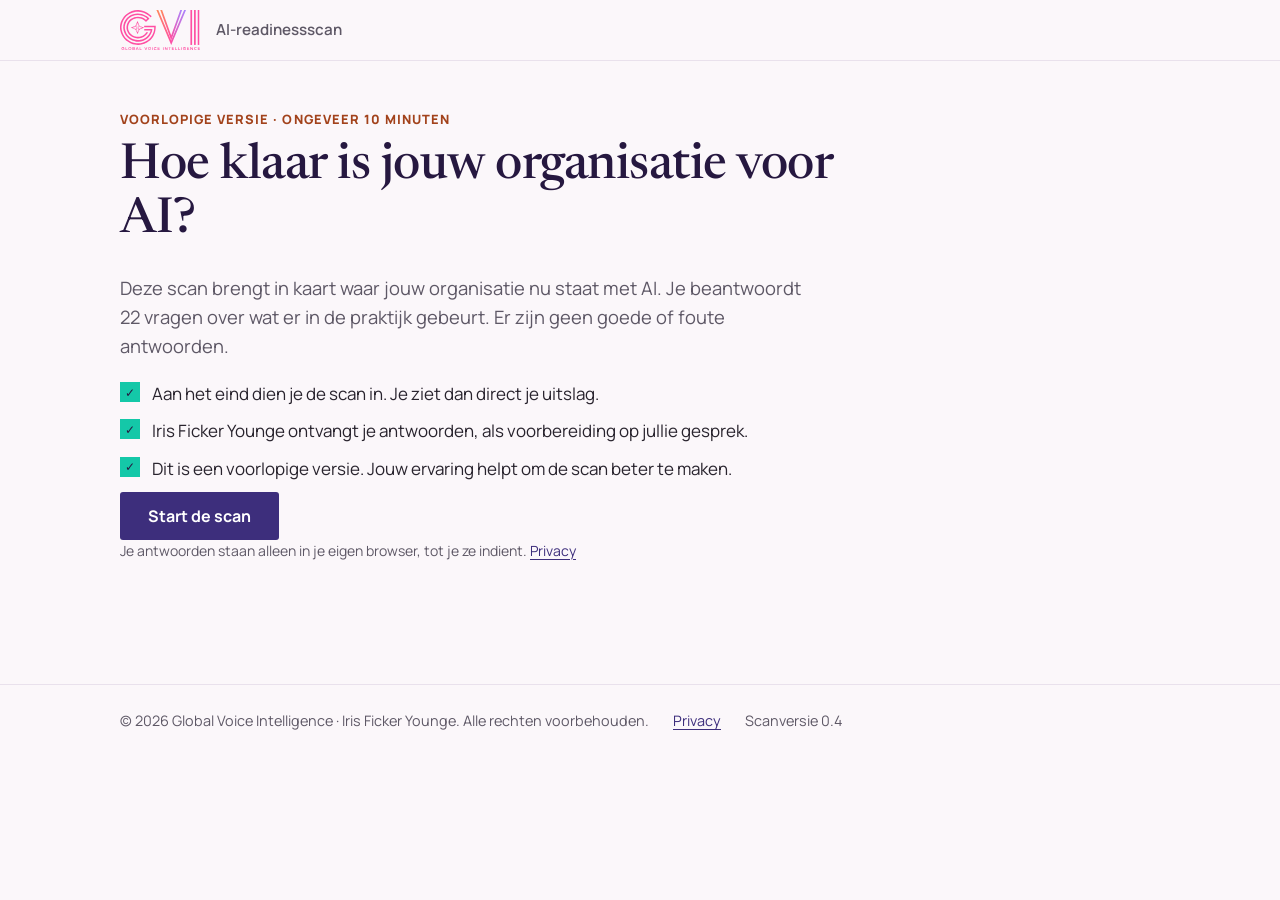
<file: index.html>
<!doctype html>
<html lang="nl">
<head>
  <meta charset="utf-8">
  <meta name="viewport" content="width=device-width, initial-scale=1">
  <title>AI-readinessscan · Global Voice Intelligence</title>
  <meta name="description" content="Gratis oriëntatie op AI-readiness voor mkb, zzp, ngo's en lokale overheid: 22 vragen, zes pijlers, 22 dimensies. Gebouwd op onderzoek, niet op onderbuik.">
  <meta name="robots" content="noindex"><!-- lokaal/testfase: pas bij livegang weghalen -->
  <link rel="icon" href="assets/brand/gvi-mark-g-star-palette.svg" type="image/svg+xml">
  <link rel="preload" href="assets/fonts/Manrope-Variable.woff2" as="font" type="font/woff2" crossorigin>
  <link rel="stylesheet" href="css/scan.css">
  <script type="module" src="js/app.js"></script>
</head>
<body>
  <a class="skip" href="#main">Naar de inhoud</a>
  <header class="site-head">
    <div class="site-head__inner">
      <a href="#/" class="brand" aria-label="Naar het begin van de scan"><img src="assets/brand/gvi-logo-palette.svg" alt="GVI · Global Voice Intelligence" width="96" height="48"></a>
      <span class="site-head__title">AI-readinessscan</span>
    </div>
    <div id="progress" class="progress" hidden></div>
  </header>
  <main id="main" class="wrap" tabindex="-1">
    <p class="muted">De scan laadt…</p>
    <noscript><p class="card">Deze scan heeft JavaScript nodig. Je antwoorden blijven in je eigen browser.</p></noscript>
  </main>
  <footer class="site-foot">
    <div class="wrap site-foot__inner">
      <span>© 2026 Global Voice Intelligence · Iris Ficker Younge. Alle rechten voorbehouden.</span>
      <a href="privacy.html">Privacy</a>
      <span class="muted">Scanversie 0.4</span>
    </div>
  </footer>
</body>
</html>
</file>
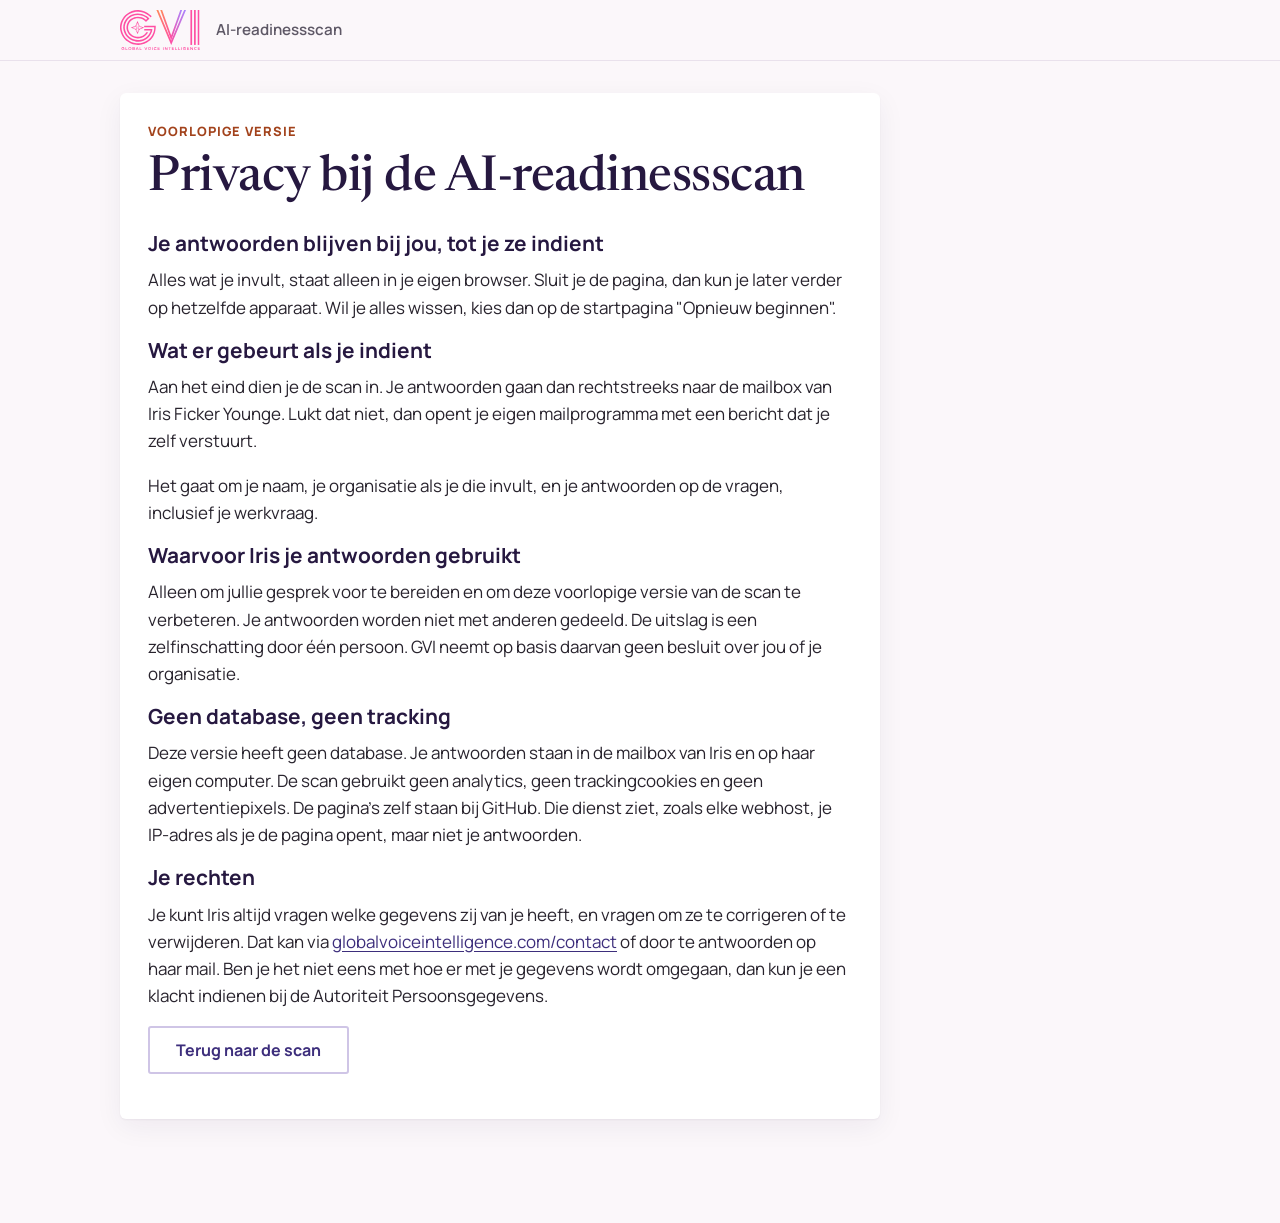
<file: privacy.html>
<!doctype html>
<html lang="nl">
<head>
  <meta charset="utf-8">
  <meta name="viewport" content="width=device-width, initial-scale=1">
  <title>Privacy · AI-readinessscan (voorlopige versie)</title>
  <meta name="robots" content="noindex">
  <link rel="icon" href="assets/brand/gvi-mark-g-star-palette.svg" type="image/svg+xml">
  <link rel="stylesheet" href="css/scan.css">
</head>
<body>
  <header class="site-head"><div class="site-head__inner">
    <a href="index.html" class="brand" aria-label="Terug naar de scan"><img src="assets/brand/gvi-logo-palette.svg" alt="GVI · Global Voice Intelligence" width="96" height="48"></a>
    <span class="site-head__title">AI-readinessscan</span></div></header>
  <main id="main" class="wrap">
    <article class="card prose" style="max-width:760px">
      <p class="eyebrow">Voorlopige versie</p>
      <h1>Privacy bij de AI-readinessscan</h1>

      <h2>Je antwoorden blijven bij jou, tot je ze indient</h2>
      <p>Alles wat je invult, staat alleen in je eigen browser. Sluit je de pagina, dan kun je later verder op hetzelfde apparaat. Wil je alles wissen, kies dan op de startpagina "Opnieuw beginnen".</p>

      <h2>Wat er gebeurt als je indient</h2>
      <p>Aan het eind dien je de scan in. Je antwoorden gaan dan rechtstreeks naar de mailbox van Iris Ficker Younge. Lukt dat niet, dan opent je eigen mailprogramma met een bericht dat je zelf verstuurt.</p>
      <p>Het gaat om je naam, je organisatie als je die invult, en je antwoorden op de vragen, inclusief je werkvraag.</p>

      <h2>Waarvoor Iris je antwoorden gebruikt</h2>
      <p>Alleen om jullie gesprek voor te bereiden en om deze voorlopige versie van de scan te verbeteren. Je antwoorden worden niet met anderen gedeeld. De uitslag is een zelfinschatting door één persoon. GVI neemt op basis daarvan geen besluit over jou of je organisatie.</p>

      <h2>Geen database, geen tracking</h2>
      <p>Deze versie heeft geen database. Je antwoorden staan in de mailbox van Iris en op haar eigen computer. De scan gebruikt geen analytics, geen trackingcookies en geen advertentiepixels. De pagina's zelf staan bij GitHub. Die dienst ziet, zoals elke webhost, je IP-adres als je de pagina opent, maar niet je antwoorden.</p>

      <h2>Je rechten</h2>
      <p>Je kunt Iris altijd vragen welke gegevens zij van je heeft, en vragen om ze te corrigeren of te verwijderen. Dat kan via <a href="https://globalvoiceintelligence.com/contact/">globalvoiceintelligence.com/contact</a> of door te antwoorden op haar mail. Ben je het niet eens met hoe er met je gegevens wordt omgegaan, dan kun je een klacht indienen bij de Autoriteit Persoonsgegevens.</p>

      <p><a class="btn btn--ghost" href="index.html">Terug naar de scan</a></p>
    </article>
  </main>
</body>
</html>
</file>
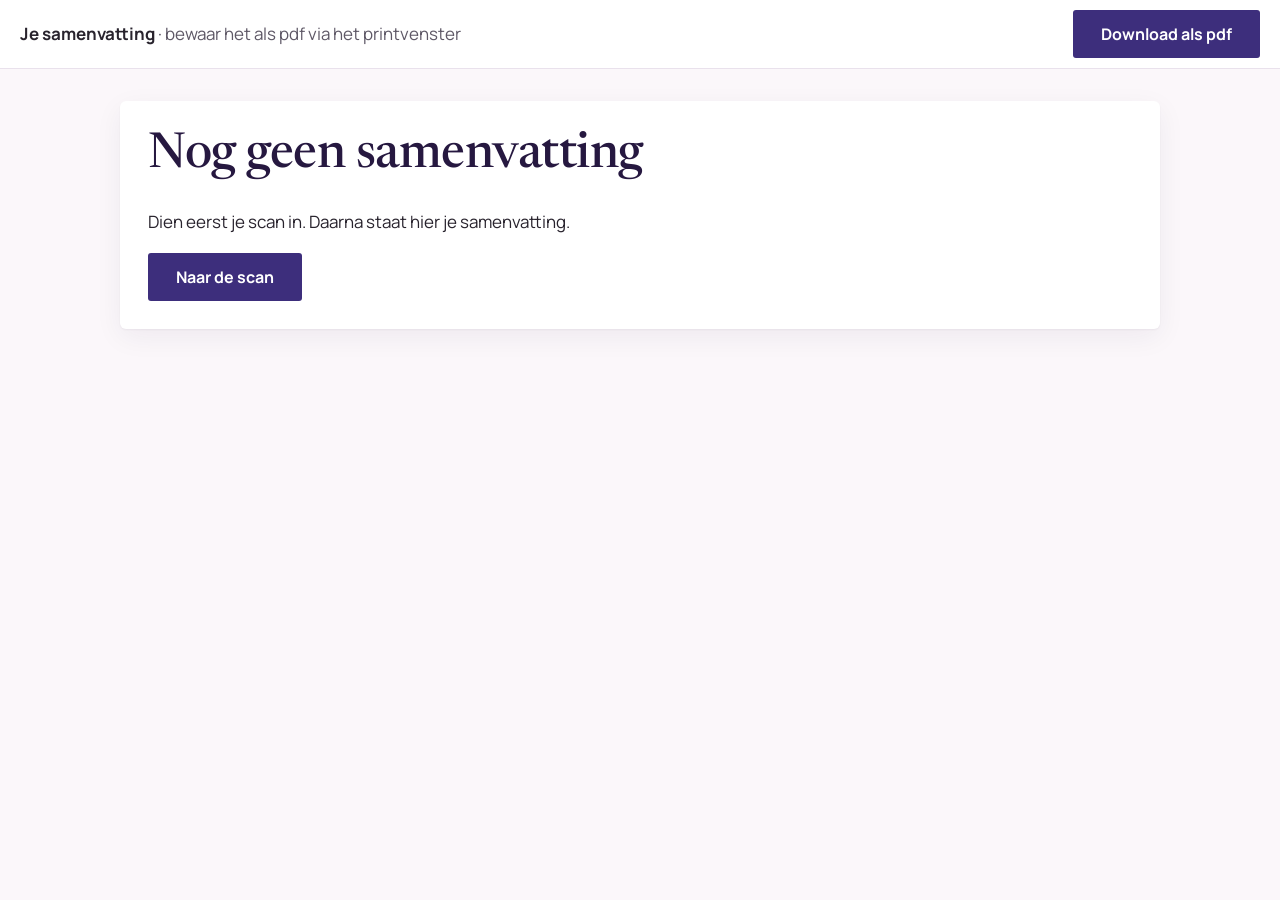
<file: rapport.html>
<!doctype html>
<html lang="nl">
<head>
  <meta charset="utf-8">
  <meta name="viewport" content="width=device-width, initial-scale=1">
  <title>GVI-AI-readinessrapport</title>
  <meta name="robots" content="noindex">
  <link rel="icon" href="assets/brand/gvi-mark-g-star-palette.svg" type="image/svg+xml">
  <link rel="stylesheet" href="css/scan.css">
  <link rel="stylesheet" href="css/report.css">
</head>
<body class="report-body">
  <div class="rtoolbar">
    <span><strong id="rtitle">Je volledige rapport</strong> <span class="muted">· bewaar het als pdf via het printvenster</span></span>
    <button class="btn btn--primary" type="button" id="print">Download als pdf</button>
  </div>
  <main id="report" class="wrap"><p class="muted">Het rapport wordt opgebouwd…</p></main>
  <script type="module">
    import { buildConfig } from './js/config.js';
    import { computeResult } from './js/engine.js';
    import { load } from './js/state.js';
    import { renderReport } from './js/report.js';
    import { PILOT, decodeState } from './js/pilot.js';
    import { PILOT_COPY } from './js/copy.js';

    const el = document.getElementById('report');
    const params = new URLSearchParams(location.search);
    const test = params.has('test');
    const local = ['localhost', '127.0.0.1', '[::1]'].includes(location.hostname);
    // ?demo (alleen lokaal): voorbeeldrapport met een fictief profiel
    // Pilot: de deelnemer krijgt de samenvatting (?kort). In de pilot-build bestaat alleen die.
    const summary = PILOT.enabled || params.has('kort');
    // Antwoordcode achter #d= : alleen in de lokale werkversie, zodat Iris het volledige rapport van een deelnemer kan openen.
    const fromCode = !PILOT.enabled && location.hash.startsWith('#d=') ? decodeState(decodeURIComponent(location.hash.slice(3))) : null;
    const state = fromCode || (params.has('demo') && local ? await fetch('data/demo-state.json').then((r) => r.json()) : load());
    if (summary) document.getElementById('rtitle').textContent = PILOT_COPY.report.toolbar;
    const [model, bronnen] = await Promise.all([
      fetch('data/scan-model.v0.4.json').then((r) => r.json()),
      fetch('data/bronnen.json').then((r) => r.json()).catch(() => null),
    ]);
    if (location.hash.startsWith('#d=') && !fromCode) {
      el.innerHTML = '<div class="card"><h1>Antwoordcode niet leesbaar</h1><p>De code is onvolledig of beschadigd. Plak de hele mail opnieuw.</p><a class="btn btn--primary" href="inlezen.html">Opnieuw inlezen</a></div>';
    } else if (!state.request?.verified && !test && !(params.has('demo') && local)) {
      el.innerHTML = summary
        ? `<div class="card"><h1>Nog geen samenvatting</h1><p>${PILOT_COPY.report.none}</p><a class="btn btn--primary" href="index.html#/indienen">${PILOT_COPY.report.toScan}</a></div>`
        : '<div class="card"><h1>Nog geen rapport</h1><p>Vraag eerst het volledige rapport aan en bevestig je code.</p><a class="btn btn--primary" href="index.html#/rapport">Naar de aanvraag</a></div>';
    } else {
      const cfg = buildConfig(model);
      const result = computeResult(model, cfg, state);
      el.innerHTML = renderReport(model, result, state, bronnen, { summary });
      const who = (state.request?.org || state.request?.name || '').replace(/[^\p{L}\p{N}]+/gu, '-');
      document.title = `GVI-AI-readiness${summary ? 'scan-samenvatting' : 'rapport'}${who ? '-' + who : ''}`;
      if (new URLSearchParams(location.search).has('print')) setTimeout(() => print(), 400);
    }
    document.getElementById('print').addEventListener('click', () => print());
  </script>
</body>
</html>
</file>
<file: css/scan.css>
/* GVI AI-readinessscan · irispaars als basis, koraal (warm) en signaalmint (koel) als accent, hoekige vormen. */
@font-face { font-family: "Manrope"; src: url("../assets/fonts/Manrope-Variable.woff2") format("woff2"); font-weight: 200 800; font-display: swap; }
@font-face { font-family: "Newsreader"; src: url("../assets/fonts/Newsreader-Variable.woff2") format("woff2"); font-weight: 200 800; font-display: swap; }

:root {
  --paper: #fbf7fa;
  --surface: #ffffff;
  --ink: #28232d;
  --ink-soft: #5e5866;
  --line: #e9e1ec;
  --primary: #3d2e7c;        /* irispaars: hoofdkleur */
  --primary-deep: #261840;
  --primary-tint: #efebfa;
  --accent: #ff8a5b;         /* koraal/amber: warm accent */
  --accent-ink: #a2421b;
  --accent-tint: #fff1ea;
  --signal: #14c8a8;         /* signaalmint: koel accent [CONCEPT] */
  --signal-ink: #08705f;     /* voor tekst (AA op wit) */
  --signal-tint: #e3f8f3;
  /* stoplicht: echte rood-oranje-groen. Fill = vlak, ink = tekst (AA) */
  --green: #1f7a3c;  --green-fill: #2fa84f; --green-tint: #e4f4e8;
  --orange: #9a4d00; --orange-fill: #f39c12; --orange-tint: #fdf1de;
  --red: #b3261e;    --red-fill: #e03b2e;   --red-tint: #fbe7e5;
  --grey: #6f6878;   --grey-fill: #b7b0bf;  --grey-tint: #f0eef2;
  /* pijlerkleuren [CONCEPT] */
  --p1: #5b3fd1; --p2: #e0338a; --p3: #f07b3f; --p4: #0fa38f; --p5: #2563eb; --p6: #261840;
  --radius: 6px;
  --radius-s: 4px;
  --shadow: 0 1px 2px rgba(38, 24, 64, .05), 0 8px 28px rgba(38, 24, 64, .06);
  --font: "Manrope", system-ui, -apple-system, "Segoe UI", sans-serif;
  --font-head: "Newsreader", Georgia, serif;
  color-scheme: light;
}

* { box-sizing: border-box; }
html { -webkit-text-size-adjust: 100%; }
body { margin: 0; background: var(--paper); color: var(--ink); font: 400 1.0625rem/1.6 var(--font); }
img { max-width: 100%; height: auto; }
a { color: var(--primary); text-underline-offset: .18em; }
h1, h2, h3 { line-height: 1.2; margin: 0 0 .5em; color: var(--primary-deep); }
h1 { font: 500 clamp(2rem, 1.4rem + 2.6vw, 3.1rem)/1.1 var(--font-head); letter-spacing: -.01em; }
h2 { font-size: 1.3rem; font-weight: 700; }
h3 { font-size: 1.05rem; font-weight: 700; }
p { margin: 0 0 1em; }
:focus-visible { outline: 3px solid var(--primary); outline-offset: 3px; border-radius: 6px; }
h1:focus { outline: none; }

.wrap { max-width: 1080px; margin: 0 auto; padding: 0 20px; }
main.wrap { padding-top: 32px; padding-bottom: 80px; min-height: 60vh; }
.muted { color: var(--ink-soft); }
.small { font-size: .875rem; }
.sr-only { position: absolute; width: 1px; height: 1px; overflow: hidden; clip: rect(0 0 0 0); white-space: nowrap; }
.skip { position: absolute; left: -999px; top: 8px; background: var(--primary); color: #fff; padding: 8px 14px; border-radius: 3px; z-index: 10; }
.skip:focus { left: 12px; }

/* ---------- kop en voet ---------- */
.site-head { position: sticky; top: 0; z-index: 5; background: rgba(251, 247, 250, .92); backdrop-filter: blur(10px); border-bottom: 1px solid var(--line); }
.site-head__inner { max-width: 1080px; margin: 0 auto; padding: 10px 20px; display: flex; align-items: center; gap: 16px; }
.brand img { display: block; height: 40px; width: auto; }
.site-head__title { font-weight: 600; color: var(--ink-soft); font-size: .95rem; }
.site-foot { border-top: 1px solid var(--line); padding: 24px 0; font-size: .9rem; color: var(--ink-soft); }
.site-foot__inner { display: flex; flex-wrap: wrap; gap: 8px 24px; }

.progress { max-width: 1080px; margin: 0 auto; padding: 0 20px 12px; display: grid; grid-template-columns: auto 1fr auto; gap: 8px 16px; align-items: center; }
.progress[hidden] { display: none; }
.progress__steps { display: flex; gap: 6px; }
.progress__step { width: 26px; height: 26px; border-radius: 3px; display: grid; place-items: center; font-size: .8rem; font-weight: 800; background: var(--surface); border: 1.5px solid var(--line); color: var(--ink-soft); }
.progress__step.is-done { background: var(--signal-tint); border-color: var(--signal); color: var(--signal-ink); }
.progress__step.is-current { background: var(--signal); border-color: var(--signal); color: var(--primary-deep); }
.progress__bar { height: 10px; background: var(--line); border-radius: 2px; overflow: hidden; }
.progress__bar span { display: block; height: 100%; width: var(--w); background: linear-gradient(90deg, var(--signal), #3ee0c0); border-radius: inherit; transition: width .4s ease; }
.progress__text { font-size: .85rem; color: var(--ink-soft); white-space: nowrap; }

/* ---------- knoppen ---------- */
.btn { display: inline-flex; align-items: center; justify-content: center; gap: 8px; min-height: 48px; padding: 0 26px; border-radius: 3px; font: 700 1rem var(--font); text-decoration: none; cursor: pointer; border: 2px solid transparent; transition: transform .15s ease, background .15s ease; }
.btn--primary { background: var(--primary); color: #fff; }
.btn--primary:hover { background: var(--primary-deep); }
.btn--ghost { background: transparent; color: var(--primary); border-color: #cfc5e6; }
.btn--signal { background: var(--primary-deep); color: #fff; }
.btn--signal:hover { background: var(--primary); }
.btn--ghost:hover { background: var(--primary-tint); }
.btn--light { background: #fff; color: var(--primary-deep); }
.btn--light:hover { background: var(--accent-tint); }
.btn:active { transform: translateY(1px); }
.actions { display: flex; flex-wrap: wrap; gap: 12px; margin-top: 8px; }
.actions--split { justify-content: space-between; }

/* ---------- welkom ---------- */
.hero { display: grid; grid-template-columns: 1.35fr 1fr; gap: 56px; align-items: center; padding: 16px 0 48px; }
.eyebrow { font-size: .8rem; font-weight: 800; letter-spacing: .08em; text-transform: uppercase; color: var(--accent-ink); margin-bottom: .8em; }
.lead { font-size: 1.15rem; color: var(--ink-soft); max-width: 62ch; }
.privacy-note { margin-top: 20px; font-size: .92rem; color: var(--ink-soft); }
.hero__photo { margin: 0; justify-self: center; }
.hero__frame { position: relative; padding: 0 18px 18px 0; z-index: 0; }
.hero__frame::before { content: ""; position: absolute; right: 0; bottom: 0; width: 82%; height: 82%; background: var(--signal); z-index: -1; }
.hero__frame img { position: relative; display: block; width: 340px; aspect-ratio: 4 / 5; object-fit: cover; object-position: 50% 20%; background: var(--primary-tint); }
.hero__photo figcaption { font-size: .82rem; color: var(--ink-soft); margin-top: 8px; }
.hero--solo { grid-template-columns: 1fr; max-width: 760px; padding-bottom: 28px; }
.why { max-width: 760px; margin: 0 0 48px; padding-left: 20px; border-left: 4px solid var(--signal); }
.why h2 { margin: 0 0 10px; }
.why p { font-size: 1.05rem; line-height: 1.6; margin: 0 0 12px; }
.iris { display: grid; grid-template-columns: auto 1fr; gap: 40px; align-items: center; margin: 0 0 56px; }
.iris__note { font-size: 1.1rem; line-height: 1.55; max-width: 520px; margin: 0; }
.iris .hero__frame img { width: 260px; }

.section { margin: 0 0 56px; }
.eyebrow--pillar { display: flex; align-items: center; gap: 10px; color: var(--ink-soft); }
.ptile__icon--s { width: 32px; height: 32px; }
.screen-head[class*="pc"] h1 { border-left: 6px solid var(--pc); padding-left: 16px; }
.section > h2, .section__head h2 { font: 500 clamp(1.6rem, 1.2rem + 1.4vw, 2.2rem)/1.15 var(--font-head); margin-bottom: .4em; }
.section__head { max-width: 760px; margin-bottom: 22px; }

.claims { background: var(--primary-deep); color: #fff; padding: 40px; margin-bottom: 56px; position: relative; overflow: hidden; }
.claims::after { content: ""; position: absolute; right: -40px; top: -40px; width: 160px; height: 160px; background: var(--signal); transform: rotate(45deg); }
.claims__headline { font: 500 clamp(1.7rem, 1.2rem + 1.8vw, 2.5rem)/1.12 var(--font-head); color: #fff; margin-bottom: .8em; max-width: 22ch; position: relative; z-index: 1; }
.claims__headline sup { color: var(--signal); }
.claims__grid { display: grid; grid-template-columns: 1fr 1fr; gap: 24px; position: relative; z-index: 1; }
.claims__item { border-left: 4px solid var(--signal); padding-left: 16px; font-weight: 600; margin: 0; color: #ece7f8; }
.footnote { font-size: .85rem; color: var(--ink-soft); border-top: 1px solid var(--line); padding-top: 14px; margin: 0 0 24px; max-width: 90ch; }

.isnot { display: grid; grid-template-columns: 1fr 1fr; gap: 20px; }
.ticks, .crosses { list-style: none; padding: 0; margin: 0; }
.ticks li, .crosses li { padding-left: 32px; position: relative; margin: 10px 0; }
.ticks li::before, .crosses li::before { position: absolute; left: 0; top: 2px; width: 20px; height: 20px; display: grid; place-items: center; font-size: .75rem; font-weight: 800; }
.ticks li::before { content: "✓"; background: var(--signal); color: var(--primary-deep); }
.crosses li::before { content: "–"; background: var(--grey-tint); color: var(--grey); }

.ptiles { list-style: none; padding: 0; margin: 0; display: grid; grid-template-columns: repeat(3, 1fr); gap: 16px; }
.ptile { background: var(--surface); box-shadow: var(--shadow); padding: 22px 22px 20px; border-top: 6px solid var(--pc); display: grid; gap: 10px; align-content: start; }
.ptile__num { font-size: .75rem; font-weight: 800; letter-spacing: .08em; color: var(--ink-soft); }
.ptile h3 { margin: 0; font-size: 1.1rem; }
.ptile p { margin: 0; font-size: .88rem; color: var(--ink-soft); }
.pc1 { --pc: var(--p1); } .pc2 { --pc: var(--p2); } .pc3 { --pc: var(--p3); } .pc4 { --pc: var(--p4); } .pc5 { --pc: var(--p5); } .pc6 { --pc: var(--p6); }

.get { display: grid; grid-template-columns: 1fr 1fr; gap: 20px; }
.get .card { margin: 0; }
.get h3 { font-size: 1.1rem; display: flex; align-items: center; gap: 10px; }
.get h3 span { font-size: .72rem; letter-spacing: .06em; text-transform: uppercase; background: var(--signal); color: var(--primary-deep); padding: 3px 8px; font-weight: 800; }

.steps { list-style: none; padding: 0; margin: 0; display: grid; grid-template-columns: repeat(5, 1fr); gap: 14px; counter-reset: s; }
.steps li { background: var(--surface); box-shadow: var(--shadow); padding: 20px 18px; position: relative; counter-increment: s; }
.steps li::before { content: counter(s); display: grid; place-items: center; width: 36px; height: 36px; background: var(--primary); color: #fff; font-weight: 800; margin-bottom: 12px; }
.steps li:last-child::before { background: var(--signal); color: var(--primary-deep); }
.steps h3 { font-size: 1rem; margin-bottom: .3em; }
.steps p { margin: 0; font-size: .88rem; color: var(--ink-soft); }

.compare { width: 100%; border-collapse: collapse; background: var(--surface); box-shadow: var(--shadow); font-size: .97rem; }
.compare th, .compare td { text-align: left; padding: 14px 18px; border-bottom: 1px solid var(--line); vertical-align: top; }
.compare thead th { background: var(--primary-deep); color: #fff; font-size: .85rem; letter-spacing: .04em; text-transform: uppercase; }
.compare thead th:last-child { background: var(--signal); color: var(--primary-deep); }
.compare tbody th { font-weight: 800; color: var(--primary-deep); width: 16%; }
.compare td:nth-child(2) { color: var(--ink-soft); }
.compare td:last-child { font-weight: 600; background: #f6fdfb; }

.faq details { background: var(--surface); border-bottom: 1px solid var(--line); padding: 0 20px; }
.faq details:first-child { border-top: 4px solid var(--primary); }
.faq summary { cursor: pointer; font-weight: 700; padding: 16px 28px 16px 0; list-style: none; position: relative; color: var(--primary-deep); }
.faq summary::-webkit-details-marker { display: none; }
.faq summary::after { content: "+"; position: absolute; right: 0; top: 12px; font-size: 1.4rem; color: var(--signal-ink); font-weight: 800; }
.faq details[open] summary::after { content: "–"; }
.faq details p { margin: 0 0 16px; color: var(--ink-soft); max-width: 75ch; }

.cta-band { background: var(--signal); padding: 36px 40px; display: flex; flex-wrap: wrap; gap: 16px 32px; align-items: center; justify-content: space-between; margin-bottom: 40px; }
.cta-band h2 { font: 500 1.8rem/1.15 var(--font-head); margin: 0 0 .2em; }
.cta-band p { margin: 0; color: var(--primary-deep); }
.privacy-block { border-top: 1px solid var(--line); padding-top: 18px; font-size: .9rem; color: var(--ink-soft); max-width: 90ch; }
.privacy-block h2 { font-size: 1rem; margin-bottom: .3em; }

/* ---------- kaarten en formulieren ---------- */
.card { background: var(--surface); border-radius: var(--radius); padding: 28px; box-shadow: var(--shadow); margin-bottom: 24px; }
.card--accent { background: var(--primary); color: #fff; border-left: 8px solid var(--signal); }
.card--accent h2 { color: #fff; }
.card--accent .muted { color: #d9d2f0; }
.screen-head { margin-bottom: 28px; max-width: 760px; }
.stack > * + * { margin-top: 20px; }
#ctx.stack > .field + .field { margin-top: 32px; }
.narrow { max-width: 560px; }
.field { border: 0; padding: 0; margin: 0; min-width: 0; }
.field__label { display: block; font-weight: 700; margin-bottom: 10px; color: var(--primary-deep); padding: 0; }
.field__help { color: var(--ink-soft); font-size: .93rem; margin: -2px 0 12px; }
.field.is-missing .field__label, .question.is-missing .question__text { color: var(--red); }
input[type="text"], input[type="email"], input:not([type]), input[inputmode], textarea {
  width: 100%; font: inherit; padding: 12px 16px; border: 1.5px solid #d8cfe0; border-radius: var(--radius-s); background: #fff; color: var(--ink);
}
input:focus, textarea:focus { border-color: var(--primary); outline: none; box-shadow: 0 0 0 3px var(--primary-tint); }
.code-input { font-size: 1.6rem; letter-spacing: .4em; text-align: center; max-width: 260px; }
.form-error { background: var(--red-tint); color: var(--red); padding: 12px 16px; border-radius: var(--radius-s); font-weight: 600; }
#submit .field + .field { margin-top: 4px; }
.linklike { background: none; border: 0; padding: 0; font: inherit; color: var(--primary); text-decoration: underline; cursor: pointer; }
.notice { border-left: 8px solid var(--accent); }
.notice--ok { border-left-color: var(--signal); }
.notice h2 { font-size: 1.25rem; }
.note { background: var(--accent-tint); border-radius: var(--radius-s); padding: 12px 16px; font-size: .95rem; }
.tag-proposed { display: none;  font-size: .7rem; text-transform: uppercase; letter-spacing: .06em; background: #fff3c4; color: #6b5500; padding: 2px 8px; border-radius: 3px; vertical-align: middle; }

.opts { display: grid; gap: 10px; }
.opts--row { grid-template-columns: repeat(auto-fit, minmax(150px, 1fr)); }
.opts--grid { grid-template-columns: repeat(auto-fill, minmax(230px, 1fr)); }
.opts--cards { grid-template-columns: repeat(auto-fill, minmax(300px, 1fr)); gap: 14px; }
.opt { position: relative; display: flex; gap: 12px; align-items: flex-start; background: var(--surface); border: 1.5px solid var(--line); border-radius: var(--radius-s); padding: 12px 16px; cursor: pointer; transition: border-color .15s, background .15s; }
.opt:hover { border-color: #c9bde3; }
.opt input { position: absolute; opacity: 0; width: 1px; height: 1px; }
.opt:has(input:focus-visible) { outline: 3px solid var(--primary); outline-offset: 2px; }
.opt:has(input:checked) { border-color: var(--primary); background: var(--primary-tint); }
.opt--compact::before { content: ""; flex: none; width: 18px; height: 18px; margin-top: 3px; border-radius: 50%; border: 2px solid #b9add3; background: #fff; }
.opt--compact:has(input[type="checkbox"])::before { border-radius: 5px; }
.opt--compact:has(input:checked)::before { border-color: var(--primary); background: var(--primary); box-shadow: inset 0 0 0 3px #fff; }
.opt--card { flex-direction: column; gap: 4px; padding: 18px 20px; border-radius: var(--radius); }
.opt__num { width: 30px; height: 30px; border-radius: 3px; background: var(--primary-tint); color: var(--primary); font-weight: 800; display: grid; place-items: center; font-size: .9rem; }
.opt--card:has(input:checked) .opt__num { background: var(--primary); color: #fff; }
.opt__title { font-weight: 700; font-size: 1.05rem; color: var(--primary-deep); }
.opt__desc { font-size: .87rem; color: var(--ink-soft); }
.check { display: flex; gap: 12px; align-items: flex-start; cursor: pointer; }
.check input { width: 20px; height: 20px; margin-top: 3px; accent-color: var(--primary); flex: none; }

/* ---------- vragen ---------- */
.scale-help { margin-top: 8px; font-size: .95rem; }
.scale-help--open { background: var(--signal-tint); border-left: 4px solid var(--signal); padding: 12px 16px; }
.scale-help--open h2 { font-size: 1rem; margin: 0 0 6px; }
.scale-help p { margin: 6px 0 0; }
.scale-help summary { cursor: pointer; font-weight: 700; color: var(--primary); }
.dimblock { background: var(--surface); border-radius: var(--radius); padding: 28px; box-shadow: var(--shadow); }
.dimblock__head { display: flex; flex-wrap: wrap; align-items: baseline; gap: 4px 14px; margin-bottom: 10px; }
.dimblock__head h2 { margin: 0; }
.dimblock__term { font-size: .82rem; color: var(--ink-soft); font-style: italic; }
.question { border: 0; padding: 0; margin: 22px 0 0; min-width: 0; }
.question + .question { border-top: 1px solid var(--line); padding-top: 22px; }
.question__text { font-weight: 700; font-size: 1.05rem; color: var(--ink); padding: 0; margin-bottom: 12px; line-height: 1.45; }
.question__id { display: inline-block; font-size: .78rem; font-weight: 800; color: var(--primary); background: var(--primary-tint); border-radius: 3px; padding: 1px 9px; margin-right: 4px; vertical-align: 2px; }
.gate-tag { display: inline-flex; align-items: center; gap: 4px; font-size: .75rem; font-weight: 800; color: var(--accent-ink); background: var(--accent-tint); border-radius: 3px; padding: 2px 10px; vertical-align: 2px; white-space: nowrap; }
.gate-help { font-size: .88rem; color: var(--ink-soft); margin: -4px 0 12px; }
.levels { display: grid; grid-template-columns: repeat(4, 1fr); gap: 10px; }
.opt--level { flex-direction: column; gap: 8px; min-height: 100%; }
.opt__level { width: 30px; height: 30px; border-radius: 3px; border: 2px solid #c9bde3; display: grid; place-items: center; font-weight: 800; color: var(--primary); font-size: .9rem; }
.opt--level:has(input:checked) .opt__level { background: var(--primary); border-color: var(--primary); color: #fff; }
.opt__anchor { font-size: .93rem; line-height: 1.4; }
.extras { display: grid; grid-template-columns: 1fr 1fr; gap: 10px; margin-top: 10px; }
.opt--extra { justify-content: center; align-items: center; text-align: center; padding: 12px 16px; font-size: .95rem; font-weight: 600; color: var(--ink); }
.opt--extra input { position: absolute; opacity: 0; }
.opt--extra:has(input:focus-visible) { outline: 3px solid var(--signal); outline-offset: 2px; }
.opt--extra:has(input:checked) { border-color: var(--primary); background: var(--primary-tint); }
.opt--extra:has(input:checked) { color: var(--primary-deep); }
.sources { font-size: .78rem; color: var(--ink-soft); margin: 10px 0 0; }
.sources span { font-weight: 700; }
.question--auto { opacity: .85; }
.auto-na { background: var(--grey-tint); border-radius: var(--radius-s); padding: 10px 16px; color: var(--ink-soft); font-size: .95rem; margin: 0; }

/* ---------- uitslag ---------- */
.result-top { display: grid; grid-template-columns: 1fr; gap: 0; }
.radar-wrap { max-width: 860px; margin: 0 auto; }
.result-top .thermos { grid-template-columns: repeat(auto-fit, minmax(300px, 1fr)); gap: 18px 36px; }
.dimlist summary { cursor: pointer; font-weight: 700; color: var(--primary); }
.dimlist ol { list-style: none; padding: 0; margin: 8px 0 0; font-size: .92rem; }
.dimlist li { display: flex; gap: 8px; padding: 4px 0; border-bottom: 1px dashed var(--line); }
.dimlist__id { color: var(--pc); font-weight: 800; min-width: 2.2em; }
.dimlist__v { margin-left: auto; }
.dimlist__v--green { color: var(--green); } .dimlist__v--orange { color: var(--orange); } .dimlist__v--red { color: var(--red); } .dimlist__v--grey { color: var(--grey); }
.radar { width: 100%; height: auto; display: block; overflow: visible; font-family: var(--font); }
.radar__sector { fill-opacity: .07; }
.radar__ring { fill: none; stroke: #ddd5e8; stroke-width: 1; }
.radar__ring.ring--t { stroke: #c9c0d6; stroke-dasharray: 3 5; }
.radar__axis { stroke: #e6dfec; stroke-width: 1; }
.radar__band { fill: none; stroke-width: 7; }
.radar__shape { fill: rgba(38, 24, 64, .08); stroke: var(--primary-deep); stroke-width: 2; stroke-linejoin: miter; }
.radar__dot rect { stroke: #fff; stroke-width: 1.5; }
.radar__dot--grey circle { fill: #fff; stroke: var(--grey); stroke-dasharray: 2 2; }
.radar__label { font-size: 15px; fill: var(--ink); font-weight: 600; }
.radar__val { font-weight: 800; }
.radar__label--id { font-size: 21px; }
.radar__label--grey { fill: var(--grey); font-style: italic; }
.radar__pill text { fill: #fff; font-size: 11px; font-weight: 800; }
.radar--animate .radar__shape { animation: grow 1.1s cubic-bezier(.2, .8, .2, 1) both; }
.radar--animate .radar__dot { animation: pop .5s ease both; animation-delay: calc(.5s + var(--i) * 30ms); }
@keyframes grow { from { transform: scale(.05); opacity: 0; } to { transform: scale(1); opacity: 1; } }
@keyframes pop { from { opacity: 0; } to { opacity: 1; } }

.legend { list-style: none; padding: 0; display: flex; flex-wrap: wrap; gap: 6px 18px; font-size: .85rem; margin: 10px 0; }
.legend li { display: inline-flex; align-items: center; gap: 6px; }
.legend i { width: 12px; height: 12px; background: var(--pc); display: inline-block; }

.thermos { list-style: none; padding: 0; margin: 0; display: grid; gap: 16px; }
.thermo { display: grid; grid-template-columns: 40px minmax(0, 1fr); gap: 14px; align-items: center; }
.thermo__icon { width: 40px; height: 40px; }
.thermo__head { display: flex; gap: 10px; align-items: baseline; }
.thermo__name { font-weight: 700; flex: 1; }
.thermo__score { font-weight: 800; font-size: 1.5rem; line-height: 1; }
.thermo__status { font-size: .82rem; font-weight: 700; min-width: 8.5em; text-align: right; }
.thermo__track { position: relative; height: 16px; background: var(--grey-tint); margin: 6px 0 0; }
.thermo__fill { position: absolute; inset: 0 auto 0 0; width: var(--w); background: var(--grey-fill); transform-origin: left; animation: fill 1s ease both; }
.thermo__mark { position: absolute; top: -3px; bottom: -3px; width: 2px; background: var(--ink); opacity: .35; z-index: 1; }
.thermo--green .thermo__fill { background: var(--green-fill); } .thermo--green .thermo__score, .thermo--green .thermo__status { color: var(--green); }
.thermo--orange .thermo__fill { background: var(--orange-fill); } .thermo--orange .thermo__score, .thermo--orange .thermo__status { color: var(--orange); }
.thermo--red .thermo__fill { background: var(--red-fill); } .thermo--red .thermo__score, .thermo--red .thermo__status { color: var(--red); }
.thermo--grey .thermo__fill { background: repeating-linear-gradient(45deg, var(--grey-tint) 0 6px, #ddd8e3 6px 12px); }
.thermo--grey .thermo__score, .thermo--grey .thermo__status { color: var(--grey); }
.thermo__foot { display: flex; flex-wrap: wrap; gap: 8px; align-items: center; margin-top: 6px; }
.thermo__note { font-size: .8rem; color: var(--ink-soft); }
.thermo__scale { position: relative; height: 18px; margin: 6px 0 14px 54px; font-size: .72rem; color: var(--ink-soft); }
.thermo__scale span { position: absolute; transform: translateX(-50%); }
.thermo__scale span:first-child { transform: none; }
.thermo__scale span:last-child { transform: translateX(-100%); }
@keyframes fill { from { transform: scaleX(0); } to { transform: scaleX(1); } }
.overview-card h2 { margin-bottom: 4px; }
.ptile__icon { width: 52px; height: 52px; display: grid; place-items: center; background: var(--pc); color: #fff; flex: none; }
.ptile__icon.ptile__icon--s { width: 32px; height: 32px; }
.ptile__icon.thermo__icon { width: 40px; height: 40px; }

.badge { display: inline-flex; align-items: center; gap: 5px; font-size: .8rem; font-weight: 700; padding: 2px 10px; border-radius: 3px; white-space: nowrap; }
.badge--green { background: var(--green-tint); color: var(--green); }
.badge { border-radius: 3px; }
.badge--orange { background: var(--orange-tint); color: var(--orange); }
.badge--red { background: var(--red-tint); color: var(--red); }
.badge--grey, .badge--disabled { background: var(--grey-tint); color: var(--grey); }
.flag-pill { display: inline-block; font-size: .75rem; font-weight: 800; background: var(--red); color: #fff; letter-spacing: .02em; border-radius: 3px; padding: 1px 9px; }

.firststep__main { font-size: 1.2rem; font-weight: 600; max-width: 70ch; }
.firststep__next { background: rgba(255, 255, 255, .1); border-left: 4px solid var(--signal); padding: 12px 16px; }
.firststep__advice { max-width: 70ch; font-size: 1.02rem; line-height: 1.55; }
.statlegend { list-style: none; padding: 0; margin: 14px 0 0; display: flex; flex-wrap: wrap; gap: 4px 16px; font-size: .78rem; color: var(--ink-soft); }
.statlegend li { display: inline-flex; align-items: center; gap: 6px; }
.statlegend i { width: 10px; height: 10px; display: inline-block; }
.statlegend--red i { background: var(--red-fill); } .statlegend--orange i { background: var(--orange-fill); }
.statlegend--green i { background: var(--green-fill); } .statlegend--grey i { background: var(--grey-fill); }
.flags-card { border-top: 4px solid var(--accent); }
.flags { list-style: none; padding: 0; margin: 12px 0 0; display: grid; gap: 14px; }
.flag { background: var(--accent-tint); padding: 14px 18px; border-radius: var(--radius-s); }
.flag p { margin: 4px 0; max-width: 75ch; }
.flag__head { margin-top: 0 !important; }
.flag__q { font-weight: 600; }
.flag__label { font-weight: 700; }
.gatenote { background: var(--grey-tint); padding: 12px 16px; border-radius: var(--radius-s); font-size: .92rem; margin-top: 12px; }
.gatenote p { margin: 4px 0; max-width: 80ch; }
.dim__status { font-style: italic; color: var(--ink-soft); margin-top: 6px; }

.dims { list-style: none; padding: 0; margin: 0; display: grid; gap: 16px; }
.dim { border: 1.5px solid var(--line); padding: 20px 22px; border-left-width: 8px; background: var(--surface); }
.dim--green { border-left-color: var(--green-fill); } .dim--orange { border-left-color: var(--orange-fill); } .dim--red { border-left-color: var(--red-fill); } .dim--grey { border-left-color: var(--grey-fill); border-left-style: dashed; } .dim--disabled { opacity: .7; }
.dim__head { display: flex; flex-wrap: wrap; align-items: center; gap: 6px 12px; }
.dim__name { margin: 0; flex: 1 1 200px; font-size: 1.15rem; }
.dim__score { font-weight: 800; font-size: 1.3rem; }
.dim--green .dim__score { color: var(--green); } .dim--orange .dim__score { color: var(--orange); } .dim--red .dim__score { color: var(--red); } .dim--grey .dim__score { color: var(--grey); }
.dim__full { margin: 2px 0 12px; }
.dim__block { margin: 0 0 12px; }
.dim__block p { margin: 0; }
.dim__label { display: block; font-size: .72rem; font-weight: 800; text-transform: uppercase; letter-spacing: .07em; color: var(--ink-soft); margin-bottom: 3px; }
.dim__qs { list-style: none; padding: 0; margin: 0; font-size: .93rem; }
.dim__qs li { display: grid; gap: 2px; padding: 7px 0; border-top: 1px dashed var(--line); }
.q__answer { color: var(--ink-soft); }
.is-unknown .q__answer { color: var(--grey); font-style: italic; }
.gate { color: var(--accent-ink); font-weight: 800; }
.dim__talk { background: var(--signal-tint); border-left: 4px solid var(--signal); padding: 10px 14px; margin: 0; font-size: .95rem; }
.dim__talk .dim__label { color: var(--signal-ink); }
.pdetail__head { display: flex; gap: 10px; align-items: center; flex-wrap: wrap; margin-bottom: 8px; }
.pdetail__score { font-weight: 800; }

.two-col { display: grid; grid-template-columns: 1fr 1fr; gap: 24px; }
.two-col .card { margin-bottom: 24px; }
.flags, .signals { padding-left: 0; list-style: none; margin: 0 0 12px; display: grid; gap: 12px; }
.flags .muted { display: block; font-size: .9rem; }
.signals li { padding-left: 16px; border-left: 3px solid var(--primary-tint); }

.teaser { background: var(--primary-deep); color: #fff; border-radius: var(--radius); padding: 36px; margin-bottom: 24px; position: relative; overflow: hidden; }
.teaser::after { content: ""; position: absolute; right: -60px; top: -60px; width: 180px; height: 180px; background: var(--signal); transform: rotate(45deg); }
.teaser h2 { color: #fff; font: 500 1.7rem/1.2 var(--font-head); max-width: 28ch; position: relative; }
.teaser p { max-width: 60ch; color: #e7e1f7; position: relative; }
.how-card summary { cursor: pointer; list-style: none; }
.how-card summary::-webkit-details-marker { display: none; }
.how-card summary h2 { display: inline; }
.how-card summary::after { content: " +"; font-weight: 800; color: var(--primary); font-size: 1.3rem; }
.how-card[open] summary::after { content: " –"; }
.how ul { padding-left: 20px; }
.how li { margin: 6px 0; }

/* ---------- testpaneel ---------- */
.sim { position: fixed; right: 16px; bottom: 16px; z-index: 20; width: min(420px, calc(100vw - 32px)); max-height: 70vh; overflow: auto; background: #fffbe6; border: 2px dashed #c9a400; border-radius: var(--radius-s); padding: 14px 16px; box-shadow: var(--shadow); font-size: .92rem; }
.sim__head { display: flex; justify-content: space-between; align-items: center; }
.sim__close { background: none; border: 0; font-size: 1.5rem; cursor: pointer; line-height: 1; padding: 4px 8px; }
.sim__code { font-size: 1.4rem; letter-spacing: .2em; background: #fff; padding: 2px 10px; border-radius: 8px; }
.sim__mail { white-space: pre-wrap; font: .82rem/1.5 var(--font); background: #fff; padding: 10px; border-radius: 8px; }

/* ---------- mobiel ---------- */
@media (max-width: 860px) {
  .hero { grid-template-columns: 1fr; gap: 28px; }
  .iris { grid-template-columns: 1fr; gap: 20px; }
  .result-top, .two-col, .isnot, .claims__grid, .get { grid-template-columns: 1fr; }
  .ptiles { grid-template-columns: 1fr 1fr; }
  .steps { grid-template-columns: 1fr; }
  .hero__frame img { width: 240px; }
  .levels { grid-template-columns: 1fr 1fr; }
}
@media (max-width: 560px) {
  main.wrap { padding-top: 20px; }
  .wrap, .site-head__inner, .progress { padding-left: 16px; padding-right: 16px; }
  .levels { grid-template-columns: 1fr; }
  .opt--level { flex-direction: row; align-items: center; }
  .opt__level { flex: none; }
  .card, .dimblock, .claims, .teaser, .cta-band { padding: 20px; }
  .ptiles { grid-template-columns: 1fr; }
  .compare th, .compare td { padding: 10px; font-size: .9rem; }
  .compare tbody th { width: auto; }
  .progress { grid-template-columns: 1fr; }
  .progress__steps { display: none; }
  .site-head__title { display: none; }
  .actions--split .btn { flex: 1; }
  .opts--cards { grid-template-columns: 1fr; }
  .thermo__head { flex-wrap: wrap; gap: 2px 8px; }
  .thermo__name { flex-basis: 100%; }
  .thermo__status { min-width: 0; text-align: left; }
  .thermo__icon.ptile__icon { width: 32px; height: 32px; }
  .thermo { grid-template-columns: 32px minmax(0, 1fr); gap: 10px; }
  .thermo__scale { margin-left: 42px; }
}

@media (prefers-reduced-motion: reduce) {
  *, *::before, *::after { animation: none !important; transition: none !important; scroll-behavior: auto !important; }
}

/* ---------- v0.4: treden, advies en prioriteiten ---------- */
.steps { display: inline-flex; align-items: flex-end; gap: 3px; height: 20px; }
.steps i { display: block; width: 9px; background: var(--grey-fill); opacity: .45; border-radius: 1px; }
.steps i:nth-child(1) { height: 8px; } .steps i:nth-child(2) { height: 14px; } .steps i:nth-child(3) { height: 20px; }
.steps i.is-on { opacity: 1; background: var(--primary); }
.dim--green .steps i.is-on { background: var(--green-fill); } .dim--orange .steps i.is-on { background: var(--orange-fill); } .dim--red .steps i.is-on { background: var(--red-fill); }
.dim__level { font-weight: 800; font-size: .9rem; color: var(--ink-soft); white-space: nowrap; }
.dim__block p + p { margin-top: 6px; }
.dim__q { font-weight: 600; }
.dim__answer { border-left: 3px solid var(--line); padding-left: 12px; color: var(--ink-soft); }
.dim--green .dim__answer { border-left-color: var(--green-fill); } .dim--orange .dim__answer { border-left-color: var(--orange-fill); } .dim--red .dim__answer { border-left-color: var(--red-fill); }
.dim__block--step { background: var(--primary-tint); padding: 14px 16px; border-radius: var(--radius-s); }
.dim__block--step .dim__label { color: var(--primary); }
.dim__talk ul { margin: 0; padding-left: 18px; }
.dim__talk li { margin: 3px 0; }

.adv__doen { margin: 0; max-width: 72ch; font-weight: 600; }
.adv__list { margin: 10px 0 0; display: grid; gap: 6px; }
.adv__row { display: grid; grid-template-columns: 150px 1fr; gap: 4px 14px; align-items: baseline; }
.adv__row dt { font-size: .72rem; font-weight: 800; text-transform: uppercase; letter-spacing: .07em; color: var(--ink-soft); }
.adv__row dd { margin: 0; max-width: 68ch; }
.adv__row--week { background: var(--signal-tint); border-left: 4px solid var(--signal); padding: 8px 12px; margin: 0 -12px; }
.adv__row--week dt { color: var(--signal-ink); }
@media (max-width: 600px) { .adv__row { grid-template-columns: 1fr; } }

.prios { border-top: 4px solid var(--primary); }
.prios__intro { max-width: 70ch; font-size: 1.05rem; }
.prios__list { list-style: none; padding: 0; margin: 18px 0 14px; display: grid; gap: 14px; }
.prio { border: 1.5px solid var(--line); border-radius: var(--radius-s); padding: 18px 20px; background: var(--surface); }
.prio--first { border-color: var(--primary); box-shadow: 0 0 0 2px var(--primary-tint); }
.prio__head { display: flex; gap: 14px; align-items: flex-start; margin-bottom: 10px; }
.prio__num { flex: none; width: 36px; height: 36px; display: grid; place-items: center; background: var(--primary); color: #fff; font-weight: 800; font-size: 1.1rem; border-radius: 3px; }
.prio.pc1 .prio__num { background: var(--p1); } .prio.pc2 .prio__num { background: var(--p2); } .prio.pc3 .prio__num { background: var(--p3); }
.prio.pc4 .prio__num { background: var(--p4); } .prio.pc5 .prio__num { background: var(--p5); } .prio.pc6 .prio__num { background: var(--p6); }
.prio__name { margin: 0; font-size: 1.2rem; }
.prio__meta { margin: 2px 0 0; font-size: .88rem; color: var(--ink-soft); }
.prio__now { margin: 0 0 10px; color: var(--ink-soft); border-left: 3px solid var(--line); padding-left: 12px; }
.prio__label { font-weight: 700; color: var(--ink); }
.flags__todo { margin: 12px 0 0; font-weight: 600; }

/* Feedbackronde 5 (16-11-2026): het GVI-sterretje markeert de basis van een pijler; geen rode vlaggen meer. */
.gvistar { color: #ff4fa3; vertical-align: -1px; flex: none; }
.thermo__name .gvistar { margin-left: 4px; }
.statlegend--star { gap: 5px; }
.gate .gvistar { vertical-align: 0; }
.pdetail__score--green { color: var(--green); } .pdetail__score--orange { color: var(--orange); }
.pdetail__score--red { color: var(--red); } .pdetail__score--grey, .pdetail__score--disabled { color: var(--grey); }
.radar__dot--off circle { stroke-dasharray: none; }

/* Pijleroverzicht als zes staven naast elkaar (16-11-2026). Op een smal scherm liggen de staven onder elkaar. */
.bars { list-style: none; padding: 0; margin: 8px 0 0; display: grid; grid-template-columns: repeat(6, minmax(0, 1fr)); gap: 16px; align-items: start; }
.bar { display: flex; flex-direction: column; align-items: center; gap: 8px; text-align: center; min-width: 0; }
.bar__score { font-weight: 800; font-size: 1.4rem; line-height: 1; white-space: nowrap; }
.bar__score small { font-size: .72rem; font-weight: 600; color: var(--ink-soft); }
.bar__track { position: relative; display: block; width: 100%; max-width: 76px; height: 150px; background: var(--grey-tint); }
.bar__fill { position: absolute; inset: auto 0 0 0; height: var(--h); background: var(--grey-fill); transform-origin: bottom; animation: rise 1s ease both; }
.bar__name { font-size: .82rem; font-weight: 700; line-height: 1.25; hyphens: auto; max-width: 100%; }
.bar--green .bar__fill { background: var(--green-fill); } .bar--orange .bar__fill { background: var(--orange-fill); } .bar--red .bar__fill { background: var(--red-fill); }
.bar--grey .bar__fill, .bar--disabled .bar__fill { background: repeating-linear-gradient(45deg, var(--grey-tint) 0 6px, #ddd8e3 6px 12px); }
.bar--grey .bar__score, .bar--disabled .bar__score { color: var(--grey); }
@keyframes rise { from { transform: scaleY(0); } }
@media (prefers-reduced-motion: reduce) { .bar__fill { animation: none; } }
@media (max-width: 600px) {
  .bars { grid-template-columns: 1fr; gap: 12px; }
  .bar { display: grid; grid-template-columns: minmax(0, 1fr) auto; grid-template-areas: "name score" "track track"; gap: 4px 10px; text-align: left; align-items: baseline; }
  .bar__name { grid-area: name; font-size: .95rem; } .bar__score { grid-area: score; font-size: 1.15rem; }
  .bar__track { grid-area: track; max-width: none; height: 14px; }
  .bar__fill { inset: 0 auto 0 0; width: var(--h); height: auto; transform-origin: left; animation-name: fill; }
}
</file>
<file: css/report.css>
/* Rapport: scherm + print (A4). */
.report-body { background: var(--paper); }
.rtoolbar { position: sticky; top: 0; z-index: 5; display: flex; justify-content: space-between; align-items: center; gap: 12px; flex-wrap: wrap; padding: 10px 20px; background: rgba(255, 255, 255, .95); border-bottom: 1px solid var(--line); }
.report { padding: 24px 0 60px; }
.rpage { background: var(--surface); border-radius: var(--radius); box-shadow: var(--shadow); padding: 40px; margin-bottom: 28px; }
.rhead { display: flex; gap: 24px; align-items: center; margin-bottom: 20px; }
.rhead__logo { width: 110px; flex: none; }
.rhead h1 { font-size: 2rem; margin: 0 0 4px; }
.rmeta { color: var(--ink-soft); margin: 0; font-size: .95rem; }
.rgrid { display: grid; grid-template-columns: 1fr; gap: 12px; margin: 20px 0; }
.rradar { max-width: 760px; margin: 0 auto; width: 100%; }
.rgrid .thermos { grid-template-columns: repeat(auto-fit, minmax(260px, 1fr)); gap: 14px 32px; }
.rlegend { justify-content: center; color: var(--ink-soft); }
.rpillar__title { display: flex; align-items: center; gap: 12px; font: 500 1.7rem/1.2 var(--font-head); }
.rpillar__title .ptile__icon { width: 40px; height: 40px; }
.rsub { font-size: 1.1rem; margin: 18px 0 4px; }
.tag { font: 700 .75rem var(--font); background: var(--signal-tint); color: var(--signal-ink); border-radius: 3px; padding: 3px 10px; }
.rtalk__list li { margin: 10px 0; }
.rcta { background: var(--signal-tint); border-left: 4px solid var(--signal); padding: 14px 18px; font-weight: 700; }
.rtable { width: 100%; border-collapse: collapse; font-size: .88rem; margin-bottom: 18px; }
.rtable th, .rtable td { text-align: left; vertical-align: top; padding: 7px 8px; border-bottom: 1px solid var(--line); }
.rtable thead th { font-size: .78rem; text-transform: uppercase; letter-spacing: .04em; color: var(--ink-soft); }
.rtable tbody th { font-weight: 600; width: 45%; }
.rsrc h3 { font-size: .95rem; margin: 16px 0 4px; }
.rsrc h3 span { color: var(--primary); font-weight: 800; margin-right: 4px; }
.rsrc ul { margin: 0; padding-left: 18px; font-size: .84rem; }
.rsrc li { margin: 3px 0; }
.q--compact { display: block !important; }
.q__id { font-weight: 800; color: var(--primary); margin-right: 4px; }
.rsources { columns: 2 320px; column-gap: 32px; }
.rsrc { break-inside: avoid; }
@media (max-width: 760px) { .rpage { padding: 22px; } .rhead { flex-direction: column; align-items: flex-start; } }

@page { size: A4; margin: 14mm 14mm 16mm; }
@media print {
  body, .report-body { background: #fff; font-size: 9.5pt; line-height: 1.45; }
  .rpage.rpillar { break-after: auto; padding-top: 5mm; }
  .rpage--first .rradar { break-before: page; }
  .rpillar .pdetail__head .ptile__icon { display: none; }
  .rpillar .dim__block { margin-bottom: 5px; }
  .rpillar .dim__full { margin-bottom: 5px; }
  .rpillar .dim__label { font-size: 6.5pt; }
  .rpillar .dim__name { font-size: 11pt; }
  .rpillar .dim { break-inside: avoid; }
  .rpillar .dims { gap: 6px; }
  .rpillar .dim { padding: 8px 12px; }
  .rpillar .dim__qs li { padding: 3px 0; }
  .rpillar .dim__talk { padding: 6px 10px; font-size: 9pt; }
  .rpillar__title { font-size: 15pt; margin-bottom: 4px; }
  .rpillar .pdetail__approach { margin-bottom: 6px; }
  .rtalk { break-before: page; }
  .rpage.rappendix { break-before: page; break-after: auto; }
  .rsources { columns: 2; column-gap: 8mm; font-size: 8pt; }
  .rtable { font-size: 8.5pt; }
  .flag p, .flag .small { font-size: 9pt; }
  .flags-card, .flag { break-inside: avoid; }
  .rtable th, .rtable td { padding: 4px 6px; }
  h2 { font-size: 13pt; }
  .prio { padding: 8px 12px; break-inside: avoid; } .prios__list { gap: 6px; margin: 8px 0; } .prio__num { width: 24px; height: 24px; font-size: 10pt; }
  .prio__name { font-size: 11pt; } .adv__list { gap: 2px; margin-top: 4px; } .adv__row { grid-template-columns: 30mm 1fr; }
  .rpillar .dim__block--step { padding: 6px 10px; }
  .steps, .steps i, .prio__num, .adv__row--week, .dim__block--step { -webkit-print-color-adjust: exact; print-color-adjust: exact; }
  .rtoolbar, .sim { display: none !important; }
  .wrap { max-width: none; padding: 0; }
  .report { padding: 0; }
  .rpage { box-shadow: none; border-radius: 0; padding: 0; margin: 0; break-after: page; }
  .rpage:last-child { break-after: auto; }
  .card { box-shadow: none; border: 1px solid var(--line); padding: 14px 16px; margin-bottom: 12px; break-inside: avoid; }
  .card--accent { -webkit-print-color-adjust: exact; print-color-adjust: exact; }
  .dim, .rsrc, .rtable tr, .thermo { break-inside: avoid; }
  .thermo__fill, .badge, .flag-pill, .ptile__icon, .dim, .dim__talk, .radar__pill, .radar__band, .radar__sector, .radar__dot, .thermo__track, .legend i, .card--accent { -webkit-print-color-adjust: exact; print-color-adjust: exact; }
  .thermo__fill { animation: none; }
  .two-col { grid-template-columns: 1fr 1fr; gap: 12px; }
  .rgrid { margin: 4px 0; }
  .rradar .radar__label { font-size: 17px; }
  .rradar .radar__pill text { font-size: 13px; }
  .rhead { margin-bottom: 8px; } .rhead__logo { width: 80px; } .rhead h1 { font-size: 18pt; }
  .rlegend { margin: 0; }
  .rgrid .thermos { gap: 6px; }
  .rgrid .thermo__score { font-size: 13pt; }
  .rsub { font-size: 11pt; margin: 6px 0 2px; }
  .rradar { max-width: 165mm; margin: 0 auto; }
  .rpage--first .card { padding: 10px 14px; }
  .rpage--first .note { padding: 6px 10px; margin-bottom: 0; font-size: 8.5pt; }
  .thermos { gap: 10px; }
  h1 { font-size: 22pt; }
  a { color: var(--primary); }
}

/* v0.4: blokken laten doorlopen in de pdf, alleen de losse kaarten bij elkaar houden. */
@media print {
  .rpage--first .rradar { break-before: auto; break-inside: avoid; max-width: 150mm; }
  .flags-card, .prios { break-inside: auto; }
  .prio, .flag, .gatenote, .dim__block--step { break-inside: avoid; }
  .prios__intro { font-size: 10pt; }
  .dim__block p + p { margin-top: 3px; }
}

/* Staven in de pdf: kleur afdrukken, geen animatie, iets lager. */
@media print {
  .bar__fill { -webkit-print-color-adjust: exact; print-color-adjust: exact; animation: none; }
  .bar__track { height: 110px; -webkit-print-color-adjust: exact; print-color-adjust: exact; }
  .bars { break-inside: avoid; }
}
</file>
